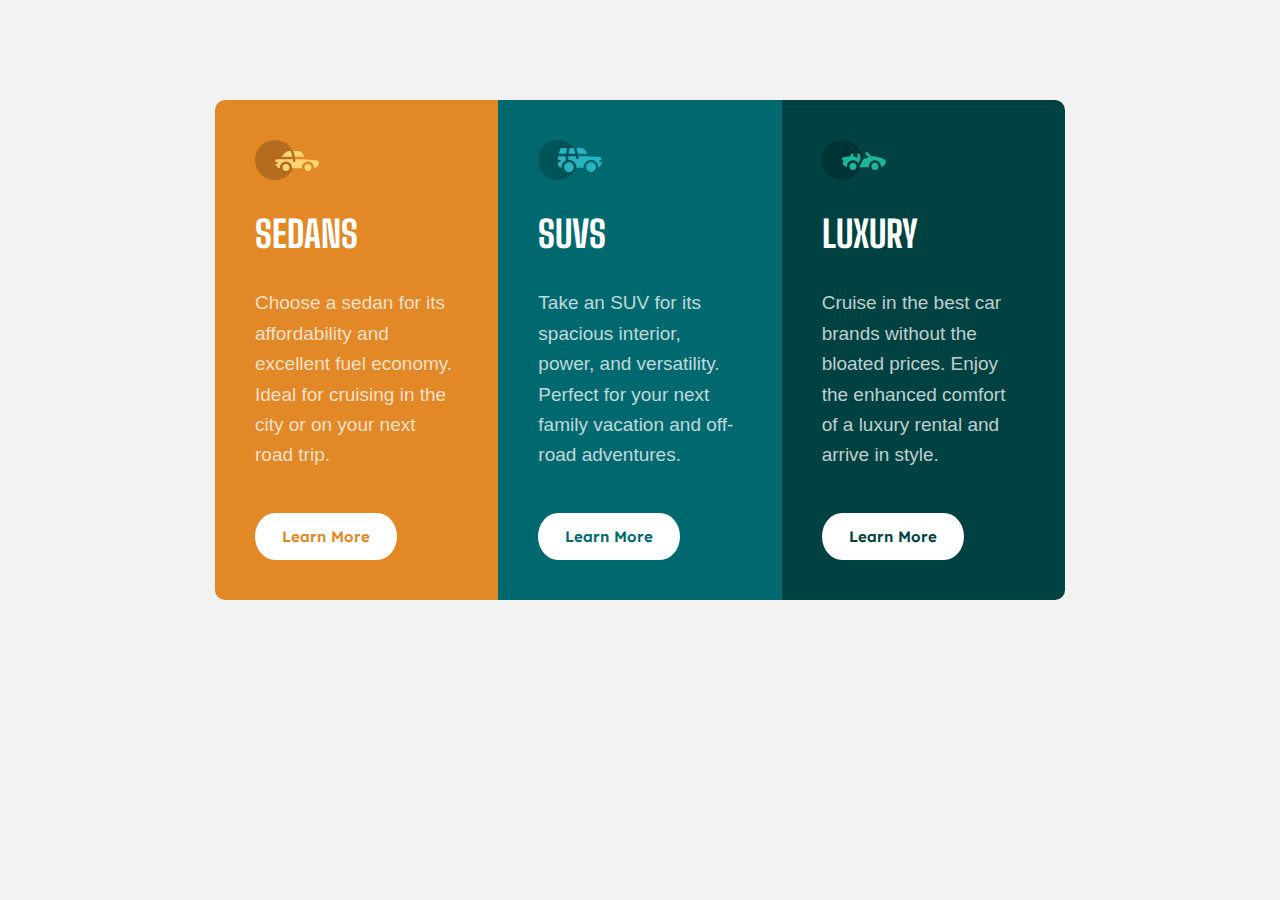
<file: index.html>
<!DOCTYPE html>
<html lang="en">
<head>
    <meta charset="UTF-8">
    <meta name="viewport" content="width=device-width, initial-scale=1.0">
    <title>3-column-preview-card</title>
    <link href="https://fonts.googleapis.com/css2?family=Big+Shoulders:opsz,wght@10..72,100..900&family=Lexend+Deca:wght@100..900&family=Ubuntu+Condensed&display=swap" rel="stylesheet">
    <link rel="stylesheet" href="styles.css">
</head>
<body>
    <main>
        <section class="banner banner1">
            <div class="car">
                <img src="./images/icon-sedans.svg" alt="sedans">
                <h2>Sedans</h2>
                <p>Choose a sedan for its affordability and excellent fuel economy. Ideal for cruising in the city 
                    or on your next road trip.
                </p>
                <a href="#" class="sedans">Learn More</a>
            </div>
        </section>
        <section class="banner banner2">
            <div class="car">
                <img src="./images/icon-suvs.svg" alt="suvs">
                <h2>Suvs</h2>
                <p>Take an SUV for its spacious interior, power, and versatility. Perfect for your next family vacation 
                    and  off-road adventures.
                </p>
                <a href="#" class="suvs">Learn More</a>
            </div>
        </section>
        <section class="banner banner3">
            <div class="car">
                <img src="./images/icon-luxury.svg" alt="luxury">
                <h2>Luxury</h2>
                <p>Cruise in the best car brands without the bloated prices. Enjoy the enhanced comfort of a luxury 
                    rental and arrive in style.
                </p>
                <a href="#" class="luxury">Learn More</a>
            </div>
        </section>
    </main>
</body>
</html>
</file>
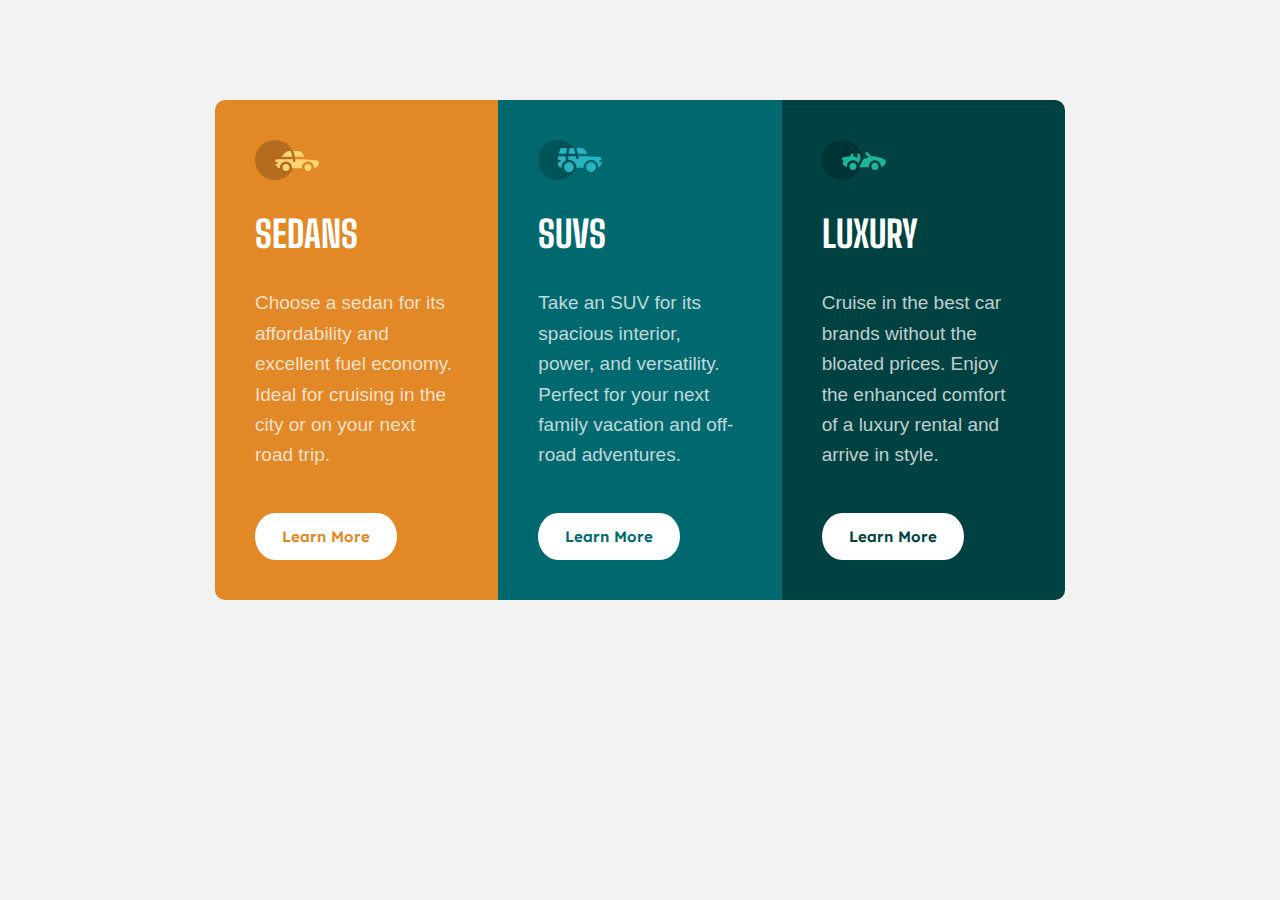
<file: 3-column.html>
<!DOCTYPE html>
<html lang="en">
<head>
    <meta charset="UTF-8">
    <meta name="viewport" content="width=device-width, initial-scale=1.0">
    <title>3-column-preview-card</title>
    <link href="https://fonts.googleapis.com/css2?family=Big+Shoulders:opsz,wght@10..72,100..900&family=Lexend+Deca:wght@100..900&family=Ubuntu+Condensed&display=swap" rel="stylesheet">
    <link rel="stylesheet" href="styles.css">
</head>
<body>
    <main>
        <section class="banner banner1">
            <div class="car">
                <img src="./images/icon-sedans.svg" alt="sedans">
                <h2>Sedans</h2>
                <p>Choose a sedan for its affordability and excellent fuel economy. Ideal for cruising in the city 
                    or on your next road trip.
                </p>
                <a href="#" class="sedans">Learn More</a>
            </div>
        </section>
        <section class="banner banner2">
            <div class="car">
                <img src="./images/icon-suvs.svg" alt="suvs">
                <h2>Suvs</h2>
                <p>Take an SUV for its spacious interior, power, and versatility. Perfect for your next family vacation 
                    and  off-road adventures.
                </p>
                <a href="#" class="suvs">Learn More</a>
            </div>
        </section>
        <section class="banner banner3">
            <div class="car">
                <img src="./images/icon-luxury.svg" alt="luxury">
                <h2>Luxury</h2>
                <p>Cruise in the best car brands without the bloated prices. Enjoy the enhanced comfort of a luxury 
                    rental and arrive in style.
                </p>
                <a href="#" class="luxury">Learn More</a>
            </div>
        </section>
    </main>
</body>
</html>
</file>
<file: styles.css>
* {
    margin:0;
    padding:0;
    box-sizing: border-box;
}
body {
    font-family: 'Lexend Deca',sans-serif;
    font-size: 15px;
    background-color: hsl(0,0%,95%);
}
main {
    max-width:850px;
    width:90%;
    height:500px;
    margin:100px auto;
    display:grid;
    grid-template-columns: repeat(3,1fr);
    border-radius: 10px;
    overflow: hidden;
}
.banner {
    display:flex;
    justify-content: center;
    align-items: center;
    padding: 40px 40px;
}
.banner1 {
    background-color: hsl(31, 77%, 52%);
}
.banner .car {
    height: 100%;
    display:flex;
    flex-direction: column;
    justify-content: space-between;
}
.car img {
    width:64px;
    height:40px;
}
.car  h2 {
    text-transform: uppercase;
    font-size: 2.3rem;
    color:white;
    font-family: 'Big Shoulders',cursive;
    margin:20px 0;
}
.car  p {
    max-width: 100%;
    font-size: 19px;
    color:  hsla(0, 0%, 100%, 0.75);
    line-height: 1.6;
    margin-bottom: 30px;
    font-family: 'Ubuntu Condensed',sans-serif;
}
.car  a {
    text-decoration: none;
    background-color: white;
    padding:12px 25px;
    border-radius:20px / 50%;
    font-weight: 600;
    text-align:center;
    width: fit-content;
    transition: 0.3 ease;
    border:2px solid white;
    cursor: pointer;
}
.car .sedans {
    color:hsl(31, 77%, 52%);
}
.car .suvs {
    color:hsl(184, 100%, 22%);
}
 .car .luxury {
    color:hsl(179, 100%, 13%);
}
.car  a:active {
    color:  hsla(0, 0%, 100%, 0.75);
    background-color: transparent;
}
.banner2 {
    background-color: hsl(184, 100%, 22%);

}
.banner3 {
    background-color: hsl(179, 100%, 13%);
}
@media screen and (max-width:375px) {
   main {
    grid-template-columns: 1fr;
    width: 90%;
    height: auto;
  }

  .car {
    align-items: flex-start;
  }

  .car a {
    margin-top: 20px;
  }
}
</file>
